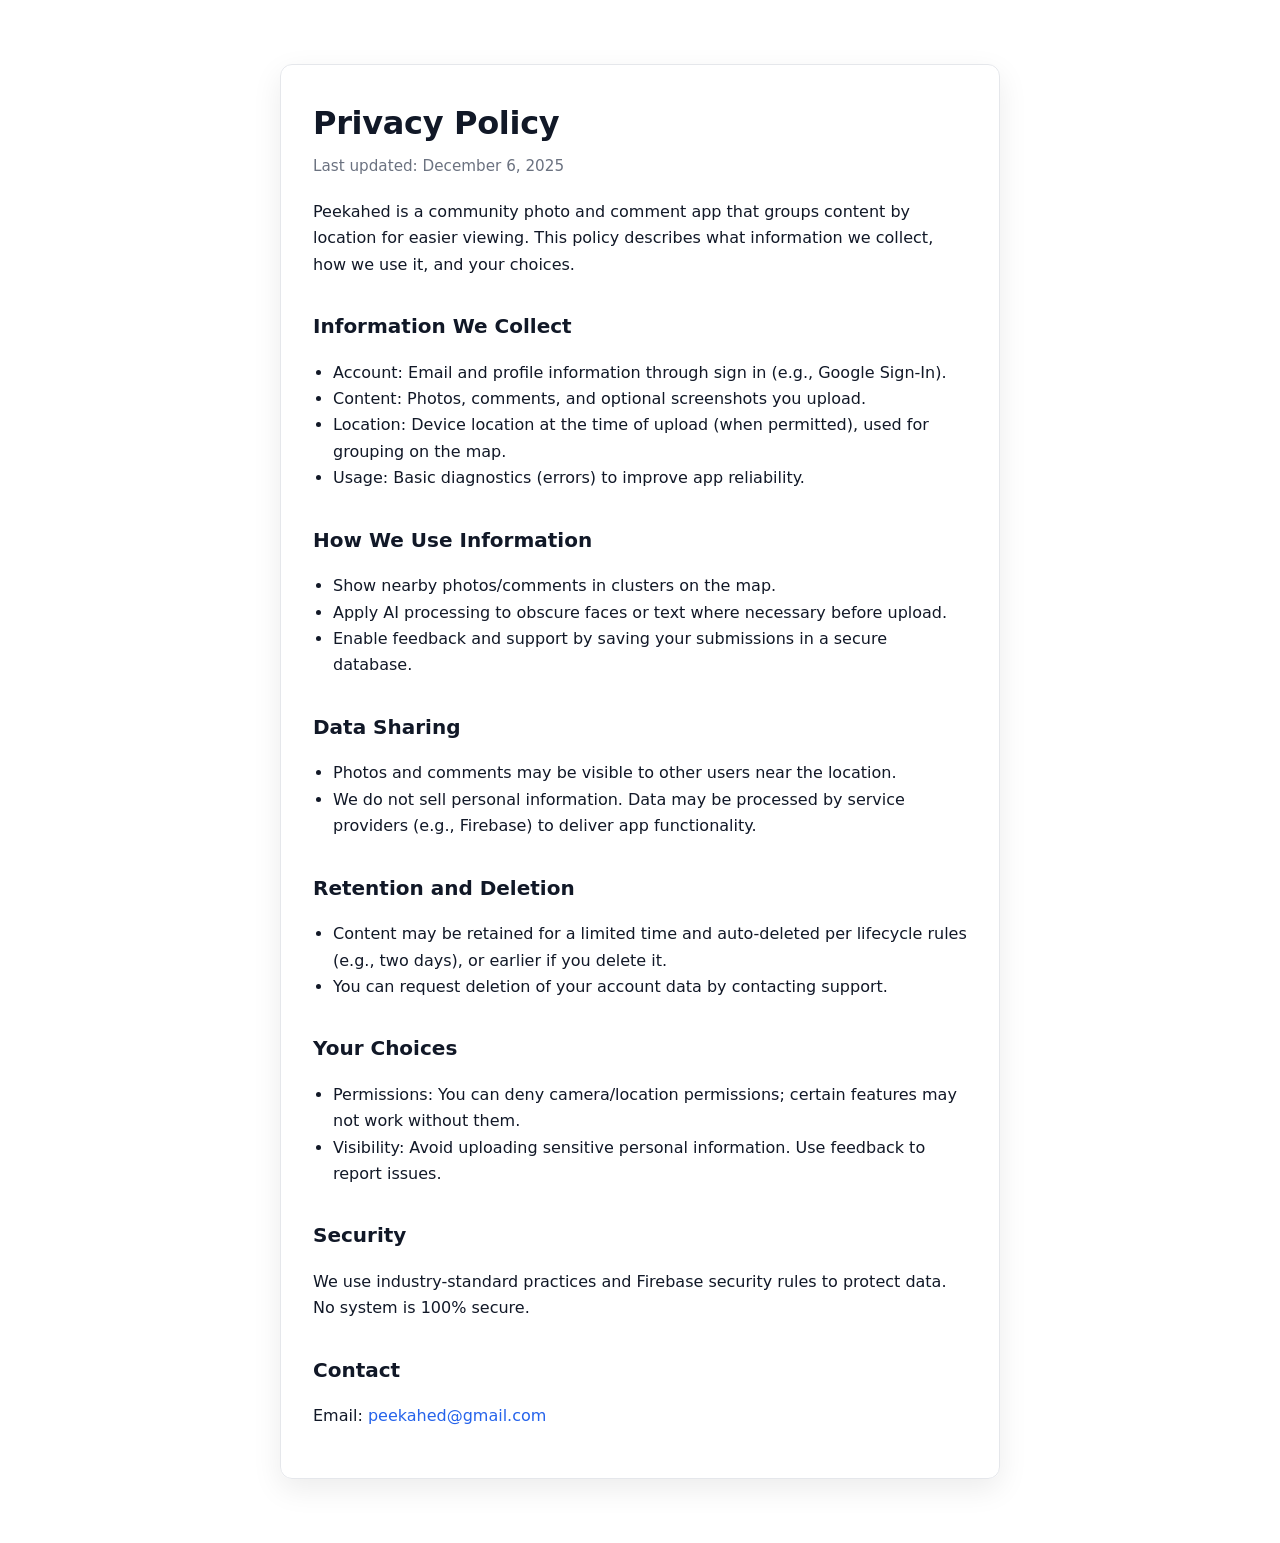
<file: index.html>
<!DOCTYPE html>
<html lang="en">
<head>
  <meta charset="UTF-8" />
  <meta name="viewport" content="width=device-width, initial-scale=1.0" />
  <title>Privacy Policy - Peekahed</title>
  <link rel="stylesheet" href="privacy.css" />
</head>
<body>
  <main class="container">
    <header>
      <h1>Privacy Policy</h1>
      <p class="updated">Last updated: December 6, 2025</p>
    </header>

    <p>Peekahed is a community photo and comment app that groups content by location for easier viewing. This policy describes what information we collect, how we use it, and your choices.</p>

    <section>
      <h2>Information We Collect</h2>
      <ul>
        <li>Account: Email and profile information through sign in (e.g., Google Sign-In).</li>
        <li>Content: Photos, comments, and optional screenshots you upload.</li>
        <li>Location: Device location at the time of upload (when permitted), used for grouping on the map.</li>
        <li>Usage: Basic diagnostics (errors) to improve app reliability.</li>
      </ul>
    </section>

    <section>
      <h2>How We Use Information</h2>
      <ul>
        <li>Show nearby photos/comments in clusters on the map.</li>
        <li>Apply AI processing to obscure faces or text where necessary before upload.</li>
        <li>Enable feedback and support by saving your submissions in a secure database.</li>
      </ul>
    </section>

    <section>
      <h2>Data Sharing</h2>
      <ul>
        <li>Photos and comments may be visible to other users near the location.</li>
        <li>We do not sell personal information. Data may be processed by service providers (e.g., Firebase) to deliver app functionality.</li>
      </ul>
    </section>

    <section>
      <h2>Retention and Deletion</h2>
      <ul>
        <li>Content may be retained for a limited time and auto-deleted per lifecycle rules (e.g., two days), or earlier if you delete it.</li>
        <li>You can request deletion of your account data by contacting support.</li>
      </ul>
    </section>

    <section>
      <h2>Your Choices</h2>
      <ul>
        <li>Permissions: You can deny camera/location permissions; certain features may not work without them.</li>
        <li>Visibility: Avoid uploading sensitive personal information. Use feedback to report issues.</li>
      </ul>
    </section>

    <section>
      <h2>Security</h2>
      <p>We use industry-standard practices and Firebase security rules to protect data. No system is 100% secure.</p>
    </section>

    <section>
      <h2>Contact</h2>
      <p>Email: <a href="mailto:peekahed@gmail.com">peekahed@gmail.com</a></p>
    </section>
  </main>
</body>
</html>
</file>
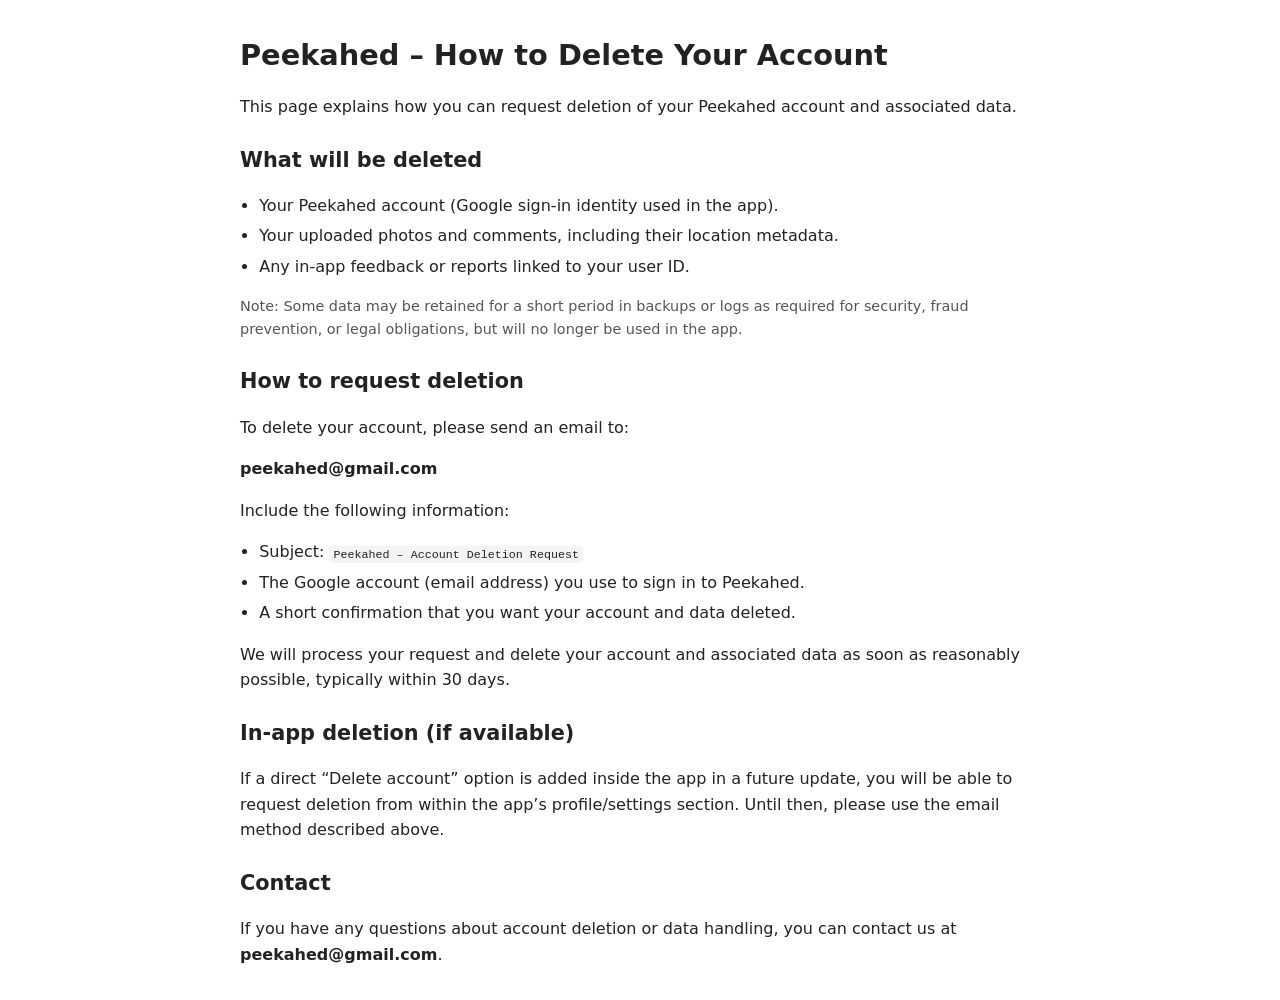
<file: delete_account.html>
<!DOCTYPE html>
<html lang="en">
<head>
  <meta charset="UTF-8" />
  <title>Peekahed – Account Deletion</title>
  <meta name="viewport" content="width=device-width, initial-scale=1" />
  <style>
    body {
      font-family: system-ui, -apple-system, BlinkMacSystemFont, "Segoe UI", sans-serif;
      max-width: 800px;
      margin: 2rem auto;
      padding: 0 1rem;
      line-height: 1.6;
      color: #222;
    }
    h1 {
      font-size: 1.8rem;
      margin-bottom: 0.5rem;
    }
    h2 {
      font-size: 1.3rem;
      margin-top: 1.5rem;
      margin-bottom: 0.5rem;
    }
    ul {
      padding-left: 1.2rem;
    }
    li {
      margin-bottom: 0.3rem;
    }
    .small {
      font-size: 0.9rem;
      color: #555;
    }
    code {
      background: #f4f4f4;
      padding: 0.1rem 0.25rem;
      border-radius: 3px;
      font-size: 0.9em;
    }
  </style>
</head>
<body>
  <h1>Peekahed – How to Delete Your Account</h1>

  <p>
    This page explains how you can request deletion of your Peekahed account and associated data.
  </p>

  <h2>What will be deleted</h2>
  <ul>
    <li>Your Peekahed account (Google sign‑in identity used in the app).</li>
    <li>Your uploaded photos and comments, including their location metadata.</li>
    <li>Any in‑app feedback or reports linked to your user ID.</li>
  </ul>

  <p class="small">
    Note: Some data may be retained for a short period in backups or logs as required
    for security, fraud prevention, or legal obligations, but will no longer be used
    in the app.
  </p>

  <h2>How to request deletion</h2>
  <p>
    To delete your account, please send an email to:
  </p>
  <p>
    <strong>peekahed@gmail.com</strong>
  </p>

  <p>Include the following information:</p>
  <ul>
    <li>Subject: <code>Peekahed – Account Deletion Request</code></li>
    <li>The Google account (email address) you use to sign in to Peekahed.</li>
    <li>A short confirmation that you want your account and data deleted.</li>
  </ul>

  <p>
    We will process your request and delete your account and associated data as soon
    as reasonably possible, typically within 30 days.
  </p>

  <h2>In‑app deletion (if available)</h2>
  <p>
    If a direct “Delete account” option is added inside the app in a future update,
    you will be able to request deletion from within the app’s profile/settings
    section. Until then, please use the email method described above.
  </p>

  <h2>Contact</h2>
  <p>
    If you have any questions about account deletion or data handling, you can
    contact us at <strong>peekahed@gmail.com</strong>.
  </p>
</body>
</html>
</file>
<file: privacy.css>
:root {
  color-scheme: light dark;
  --bg: #ffffff;
  --text: #111827;
  --muted: #6b7280;
  --border: #e5e7eb;
  --link: #2563eb;
  --maxw: 720px;
  --radius: 12px;
  --shadow: 0 10px 30px rgba(0,0,0,0.08);
}

@media (prefers-color-scheme: dark) {
  :root {
    --bg: #0b0f1a;
    --text: #e5e7eb;
    --muted: #9ca3af;
    --border: #1f2937;
    --link: #60a5fa;
    --shadow: 0 10px 30px rgba(0,0,0,0.35);
  }
}

* { box-sizing: border-box; }

html, body {
  margin: 0;
  padding: 0;
  background: var(--bg);
  color: var(--text);
  font-family: ui-sans-serif, system-ui, -apple-system, Segoe UI, Roboto, Ubuntu, Cantarell, Noto Sans, Helvetica Neue, Arial, "Apple Color Emoji", "Segoe UI Emoji";
  line-height: 1.65;
}

.container {
  max-width: var(--maxw);
  margin: 4rem auto;
  padding: 2rem;
  background: rgba(255,255,255,0.6);
  backdrop-filter: blur(8px);
  border: 1px solid var(--border);
  border-radius: var(--radius);
  box-shadow: var(--shadow);
}

@media (prefers-color-scheme: dark) {
  .container {
    background: rgba(17,24,39,0.5);
  }
}

header h1 {
  margin: 0 0 0.25rem;
  font-size: 2rem;
  letter-spacing: -0.01em;
}

.updated {
  margin: 0 0 1.25rem;
  color: var(--muted);
  font-size: 0.95rem;
}

h2 {
  margin-top: 2rem;
  font-size: 1.25rem;
}

ul {
  padding-left: 1.25rem;
}

a {
  color: var(--link);
  text-decoration: none;
}

a:hover { text-decoration: underline; }
</file>
